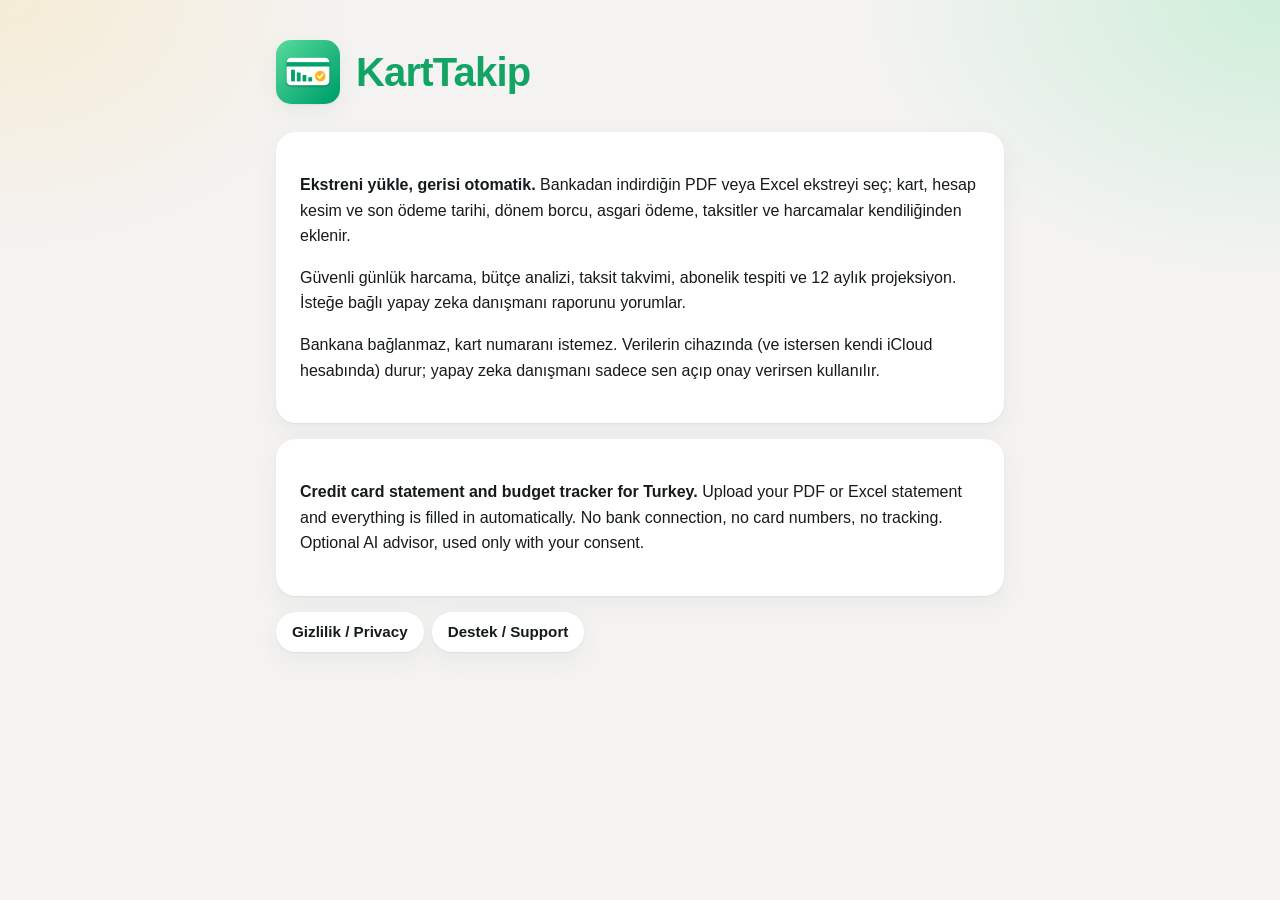
<file: index.html>
<!doctype html><html lang="tr"><head><meta charset="utf-8"><meta name="viewport" content="width=device-width,initial-scale=1">
<title>KartTakip</title><link rel="stylesheet" href="style.css"></head><body><main>
<header><a href="./" style="display:contents"><img src="icon.png" alt=""><h1>KartTakip</h1></a></header>
<section><p><strong>Ekstreni yükle, gerisi otomatik.</strong> Bankadan indirdiğin PDF veya Excel ekstreyi seç; kart, hesap kesim ve son ödeme tarihi, dönem borcu, asgari ödeme, taksitler ve harcamalar kendiliğinden eklenir.</p>
<p>Güvenli günlük harcama, bütçe analizi, taksit takvimi, abonelik tespiti ve 12 aylık projeksiyon. İsteğe bağlı yapay zeka danışmanı raporunu yorumlar.</p>
<p>Bankana bağlanmaz, kart numaranı istemez. Verilerin cihazında (ve istersen kendi iCloud hesabında) durur; yapay zeka danışmanı sadece sen açıp onay verirsen kullanılır.</p></section>
<section lang="en"><p><strong>Credit card statement and budget tracker for Turkey.</strong> Upload your PDF or Excel statement and everything is filled in automatically. No bank connection, no card numbers, no tracking. Optional AI advisor, used only with your consent.</p></section>
<nav><a href="gizlilik/">Gizlilik / Privacy</a><a href="destek/">Destek / Support</a></nav>
</main></body></html>
</file>
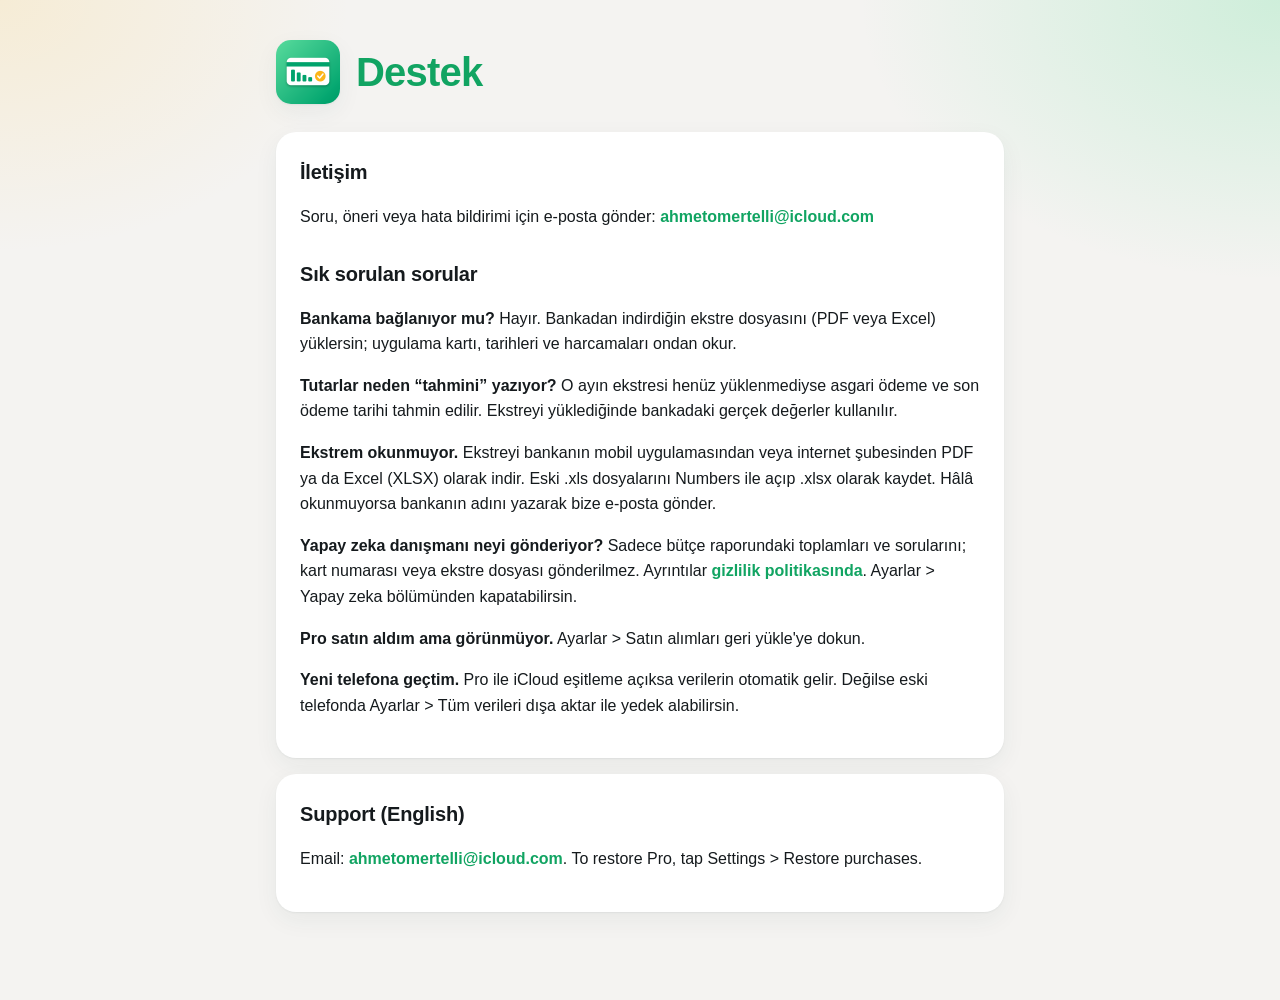
<file: destek/index.html>
<!doctype html><html lang="tr"><head><meta charset="utf-8"><meta name="viewport" content="width=device-width,initial-scale=1">
<title>Destek</title><link rel="stylesheet" href="../style.css"></head><body><main>
<header><a href="../" style="display:contents"><img src="../icon.png" alt=""><h1>Destek</h1></a></header>
<section>
<h2>İletişim</h2>
<p>Soru, öneri veya hata bildirimi için e-posta gönder: <a href="mailto:ahmetomertelli@icloud.com">ahmetomertelli@icloud.com</a></p>
<h2>Sık sorulan sorular</h2>
<p><strong>Bankama bağlanıyor mu?</strong> Hayır. Bankadan indirdiğin ekstre dosyasını (PDF veya Excel) yüklersin; uygulama kartı, tarihleri ve harcamaları ondan okur.</p>
<p><strong>Tutarlar neden “tahmini” yazıyor?</strong> O ayın ekstresi henüz yüklenmediyse asgari ödeme ve son ödeme tarihi tahmin edilir. Ekstreyi yüklediğinde bankadaki gerçek değerler kullanılır.</p>
<p><strong>Ekstrem okunmuyor.</strong> Ekstreyi bankanın mobil uygulamasından veya internet şubesinden PDF ya da Excel (XLSX) olarak indir. Eski .xls dosyalarını Numbers ile açıp .xlsx olarak kaydet. Hâlâ okunmuyorsa bankanın adını yazarak bize e-posta gönder.</p>
<p><strong>Yapay zeka danışmanı neyi gönderiyor?</strong> Sadece bütçe raporundaki toplamları ve sorularını; kart numarası veya ekstre dosyası gönderilmez. Ayrıntılar <a href="../gizlilik/">gizlilik politikasında</a>. Ayarlar &gt; Yapay zeka bölümünden kapatabilirsin.</p>
<p><strong>Pro satın aldım ama görünmüyor.</strong> Ayarlar &gt; Satın alımları geri yükle'ye dokun.</p>
<p><strong>Yeni telefona geçtim.</strong> Pro ile iCloud eşitleme açıksa verilerin otomatik gelir. Değilse eski telefonda Ayarlar &gt; Tüm verileri dışa aktar ile yedek alabilirsin.</p>
</section>
<section lang="en"><h2>Support (English)</h2><p>Email: <a href="mailto:ahmetomertelli@icloud.com">ahmetomertelli@icloud.com</a>. To restore Pro, tap Settings &gt; Restore purchases.</p></section>
</main></body></html>
</file>
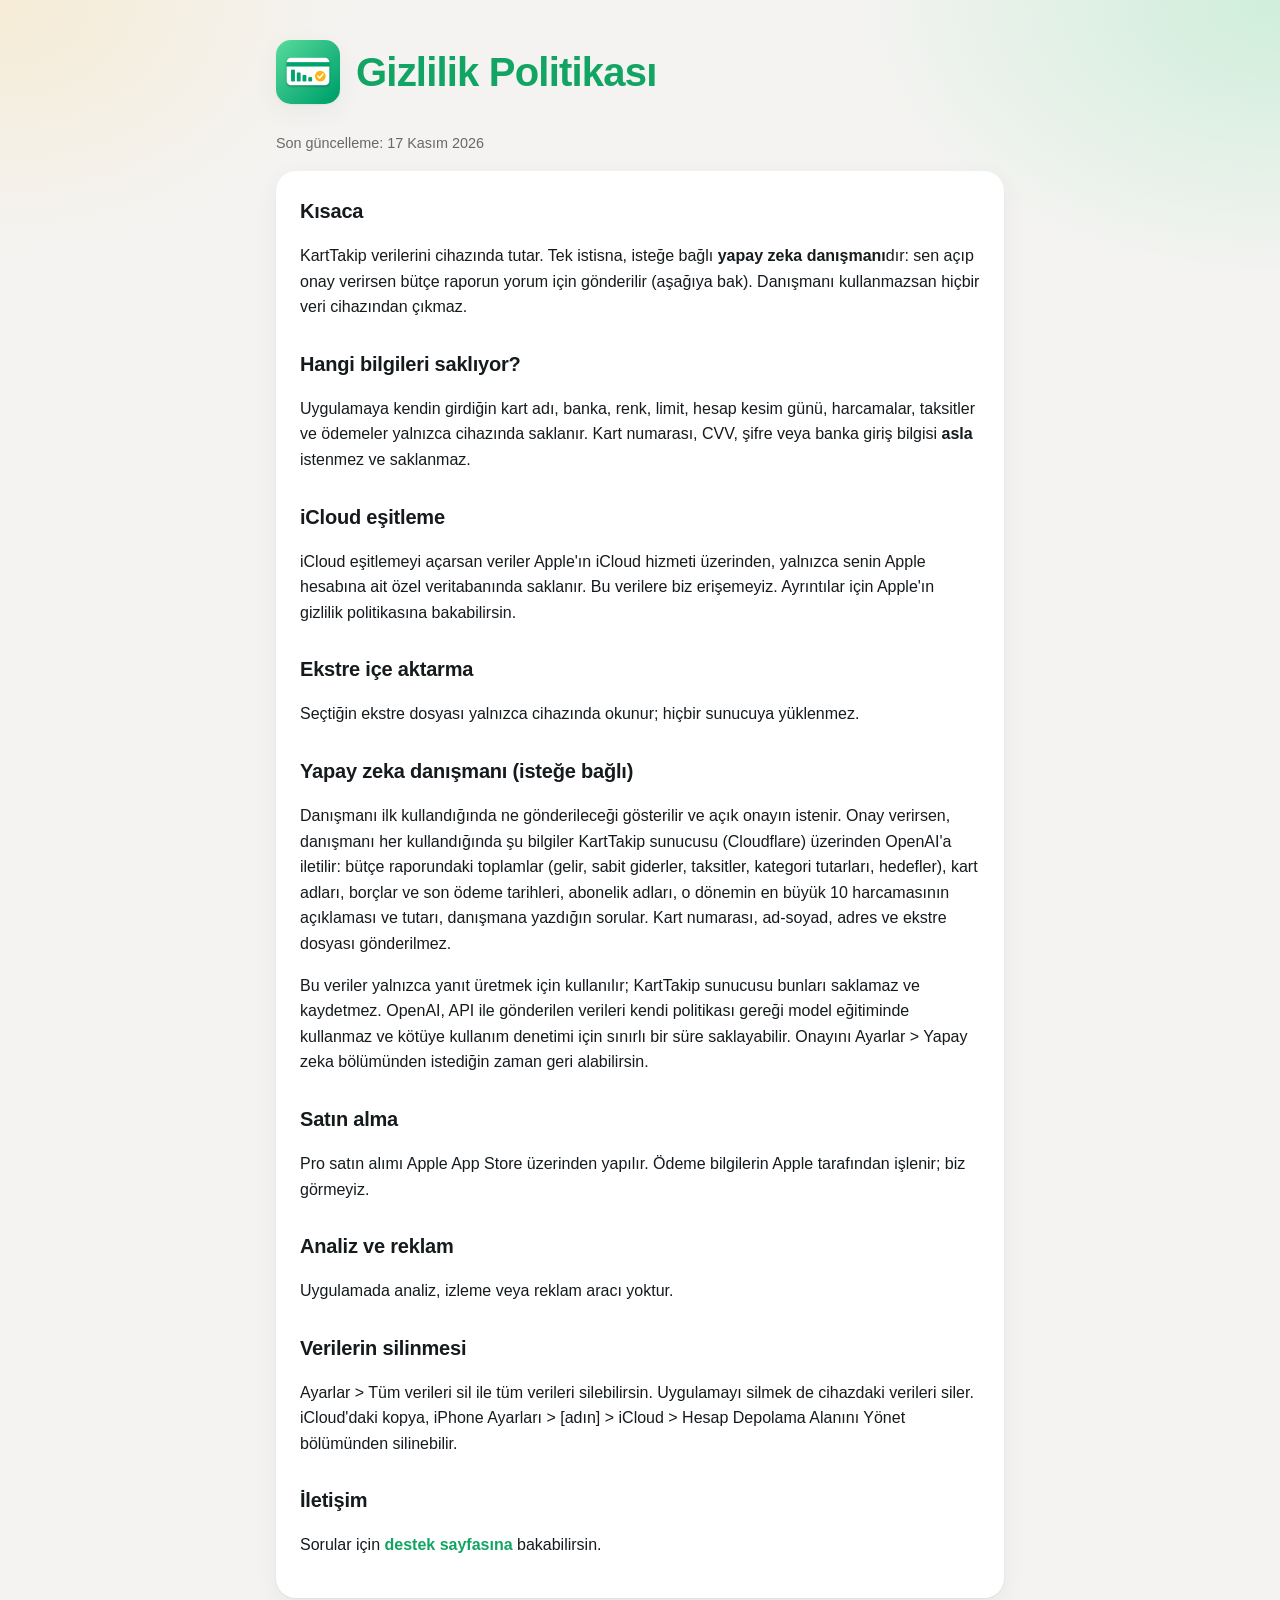
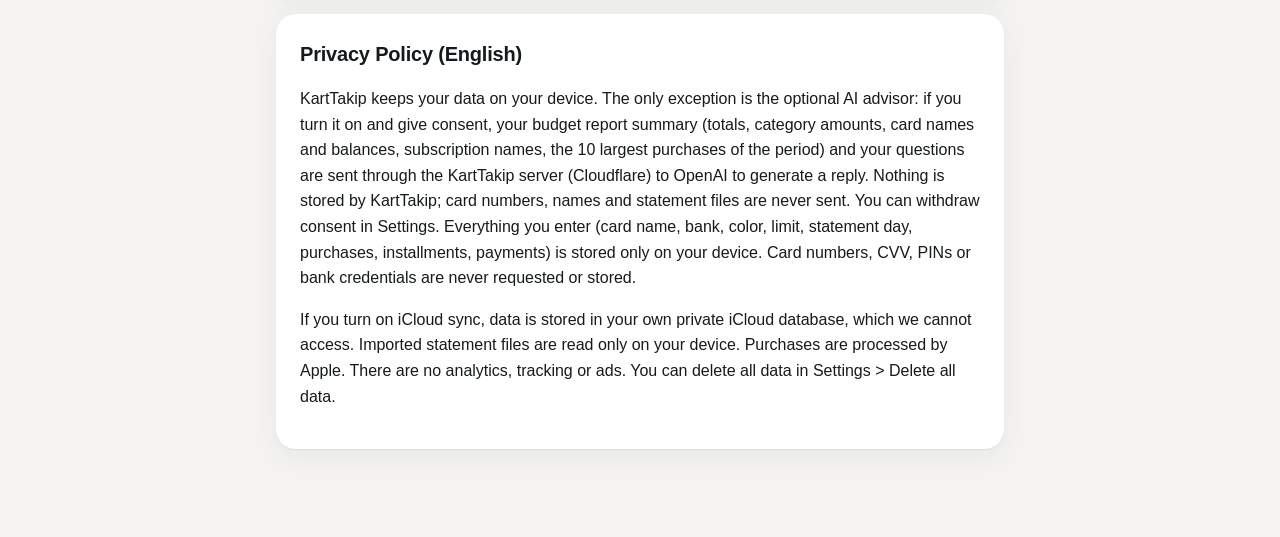
<file: gizlilik/index.html>
<!doctype html><html lang="tr"><head><meta charset="utf-8"><meta name="viewport" content="width=device-width,initial-scale=1">
<title>Gizlilik Politikası</title><link rel="stylesheet" href="../style.css"></head><body><main>
<header><a href="../" style="display:contents"><img src="../icon.png" alt=""><h1>Gizlilik Politikası</h1></a></header>
<p class="muted">Son güncelleme: 17 Kasım 2026</p>
<section>
<h2>Kısaca</h2>
<p>KartTakip verilerini cihazında tutar. Tek istisna, isteğe bağlı <strong>yapay zeka danışmanı</strong>dır: sen açıp onay verirsen bütçe raporun yorum için gönderilir (aşağıya bak). Danışmanı kullanmazsan hiçbir veri cihazından çıkmaz.</p>
<h2>Hangi bilgileri saklıyor?</h2>
<p>Uygulamaya kendin girdiğin kart adı, banka, renk, limit, hesap kesim günü, harcamalar, taksitler ve ödemeler yalnızca cihazında saklanır. Kart numarası, CVV, şifre veya banka giriş bilgisi <strong>asla</strong> istenmez ve saklanmaz.</p>
<h2>iCloud eşitleme</h2>
<p>iCloud eşitlemeyi açarsan veriler Apple'ın iCloud hizmeti üzerinden, yalnızca senin Apple hesabına ait özel veritabanında saklanır. Bu verilere biz erişemeyiz. Ayrıntılar için Apple'ın gizlilik politikasına bakabilirsin.</p>
<h2>Ekstre içe aktarma</h2>
<p>Seçtiğin ekstre dosyası yalnızca cihazında okunur; hiçbir sunucuya yüklenmez.</p>
<h2>Yapay zeka danışmanı (isteğe bağlı)</h2>
<p>Danışmanı ilk kullandığında ne gönderileceği gösterilir ve açık onayın istenir. Onay verirsen, danışmanı her kullandığında şu bilgiler KartTakip sunucusu (Cloudflare) üzerinden OpenAI'a iletilir: bütçe raporundaki toplamlar (gelir, sabit giderler, taksitler, kategori tutarları, hedefler), kart adları, borçlar ve son ödeme tarihleri, abonelik adları, o dönemin en büyük 10 harcamasının açıklaması ve tutarı, danışmana yazdığın sorular. Kart numarası, ad-soyad, adres ve ekstre dosyası gönderilmez.</p>
<p>Bu veriler yalnızca yanıt üretmek için kullanılır; KartTakip sunucusu bunları saklamaz ve kaydetmez. OpenAI, API ile gönderilen verileri kendi politikası gereği model eğitiminde kullanmaz ve kötüye kullanım denetimi için sınırlı bir süre saklayabilir. Onayını Ayarlar &gt; Yapay zeka bölümünden istediğin zaman geri alabilirsin.</p>
<h2>Satın alma</h2>
<p>Pro satın alımı Apple App Store üzerinden yapılır. Ödeme bilgilerin Apple tarafından işlenir; biz görmeyiz.</p>
<h2>Analiz ve reklam</h2>
<p>Uygulamada analiz, izleme veya reklam aracı yoktur.</p>
<h2>Verilerin silinmesi</h2>
<p>Ayarlar &gt; Tüm verileri sil ile tüm verileri silebilirsin. Uygulamayı silmek de cihazdaki verileri siler. iCloud'daki kopya, iPhone Ayarları &gt; [adın] &gt; iCloud &gt; Hesap Depolama Alanını Yönet bölümünden silinebilir.</p>
<h2>İletişim</h2>
<p>Sorular için <a href="../destek/">destek sayfasına</a> bakabilirsin.</p>
</section>
<section lang="en">
<h2>Privacy Policy (English)</h2>
<p>KartTakip keeps your data on your device. The only exception is the optional AI advisor: if you turn it on and give consent, your budget report summary (totals, category amounts, card names and balances, subscription names, the 10 largest purchases of the period) and your questions are sent through the KartTakip server (Cloudflare) to OpenAI to generate a reply. Nothing is stored by KartTakip; card numbers, names and statement files are never sent. You can withdraw consent in Settings. Everything you enter (card name, bank, color, limit, statement day, purchases, installments, payments) is stored only on your device. Card numbers, CVV, PINs or bank credentials are never requested or stored.</p>
<p>If you turn on iCloud sync, data is stored in your own private iCloud database, which we cannot access. Imported statement files are read only on your device. Purchases are processed by Apple. There are no analytics, tracking or ads. You can delete all data in Settings &gt; Delete all data.</p>
</section>
</main></body></html>
</file>
<file: style.css>
:root{--bg:#f4f3f1;--card:#fff;--fill:#e9e7e3;--text:#151a1d;--muted:#696865;--accent:#11a462;--rule:rgb(21 26 29 / .1);--shadow:0 1px 2px rgb(42 62 73 / .06),0 8px 24px rgb(42 62 73 / .06)}
@media (prefers-color-scheme:dark){:root{--bg:#08080b;--card:#141419;--fill:#1c1c22;--text:#f5f4f3;--muted:#aaa9a7;--accent:#12c48b;--rule:rgb(255 255 255 / .12);--shadow:none}}
*{box-sizing:border-box}
body{margin:0;font-family:"Inter Variable","Inter",-apple-system,BlinkMacSystemFont,"Segoe UI",Roboto,sans-serif;background:var(--bg);color:var(--text);line-height:1.6;-webkit-font-smoothing:antialiased;
background-image:radial-gradient(600px 400px at 100% 0,rgb(109 225 159 / .28),transparent 70%),radial-gradient(500px 360px at 0 0,rgb(255 204 89 / .18),transparent 70%);background-repeat:no-repeat}
main{max-width:760px;margin:0 auto;padding:40px 16px 72px}
header{display:flex;align-items:center;gap:16px;margin-bottom:28px}
header img{width:64px;height:64px;border-radius:15px;box-shadow:var(--shadow)}
h1{font-size:clamp(1.75rem,2vw + .9rem,2.5rem);letter-spacing:-.02em;line-height:1.15;margin:0}
h2{font-size:1.25rem;letter-spacing:-.01em;margin:28px 0 8px}
section{background:var(--card);border-radius:20px;padding:24px;margin:16px 0;box-shadow:var(--shadow)}
section h2:first-child{margin-top:0}
a{color:var(--accent);font-weight:600;text-decoration:none}a:hover{text-decoration:underline}
.muted{color:var(--muted);font-size:.9rem}
nav{display:flex;flex-wrap:wrap;gap:8px;margin:8px 0 24px}
nav a{display:inline-block;padding:8px 16px;border-radius:999px;background:var(--card);color:var(--text);box-shadow:var(--shadow);font-size:.95rem}
nav a:hover{text-decoration:none;background:var(--fill)}
</file>
